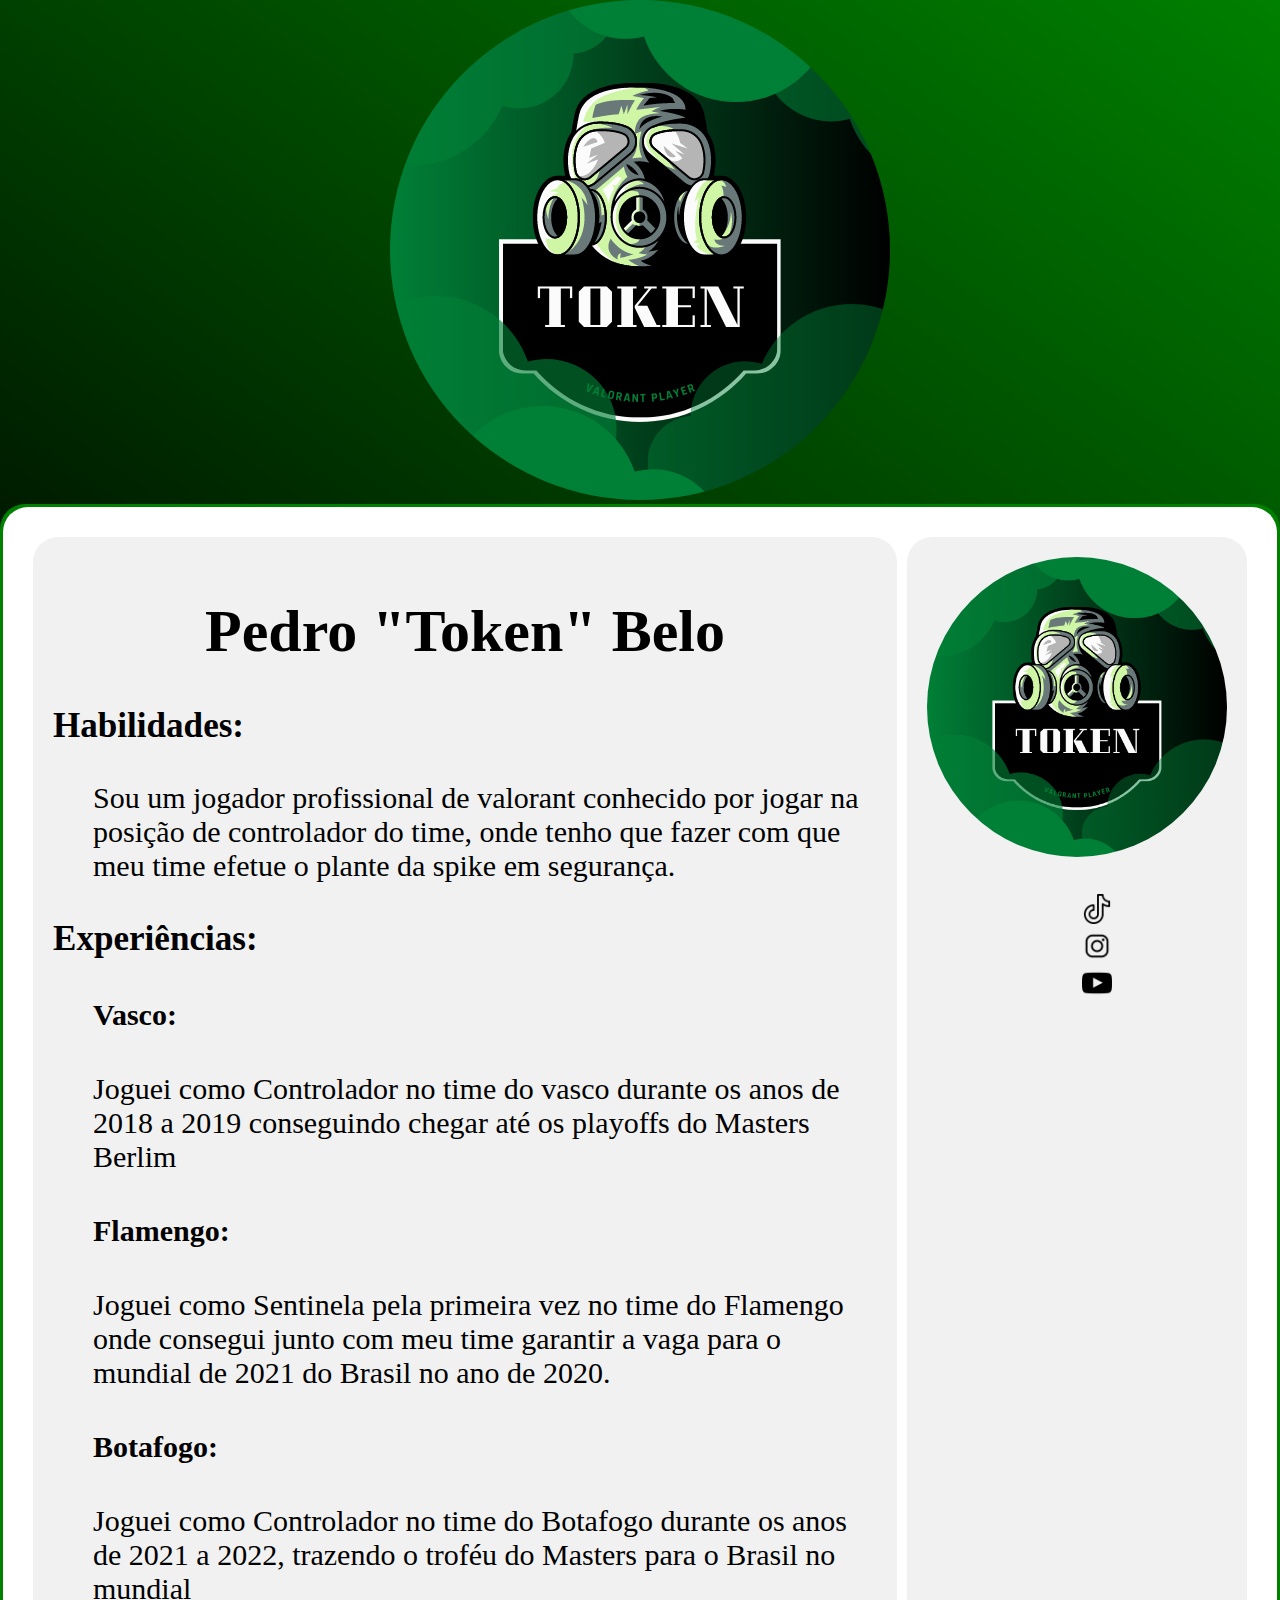
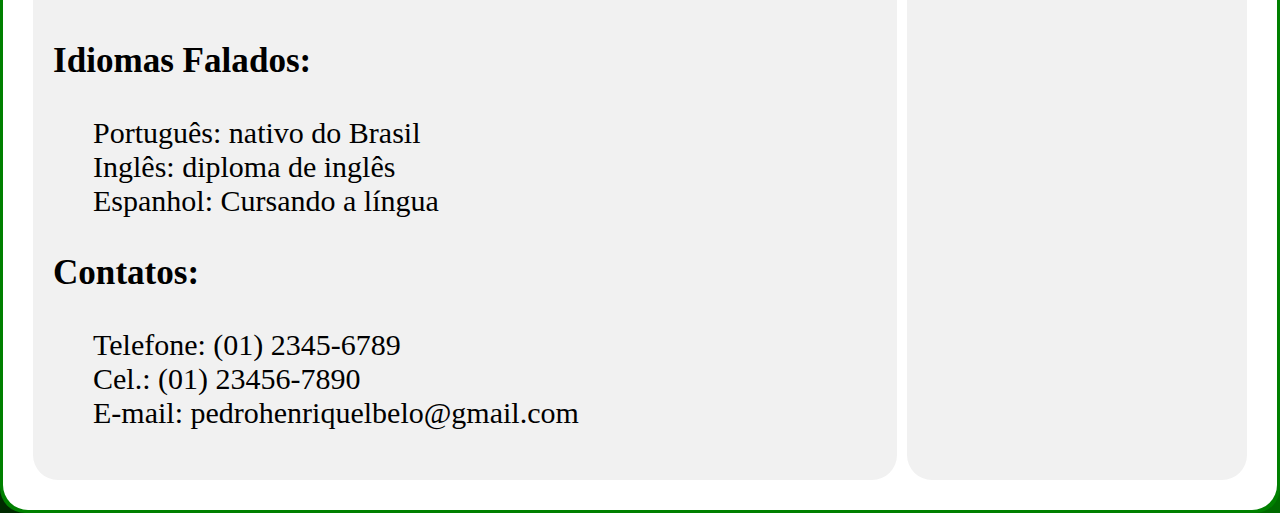
<file: index.html>
<!DOCTYPE html>
<html lang="pt-br">

<head>
  <meta charset="utf-8">
  <meta name="viewport" content="width=device-width">
  <title>Curriculo Belo</title>
<link href="style.css" rel="stylesheet" type="text/css"/>

</head>

<body class="back">

<div id="gasmask" class="img">
<img src="Logotipo.png" class="img2" alt="Minha Logo">
</div>

  <div id="containerverde" class="grid-container">
    
  <div id="gridbranca" class="grid-item item1">
    
  <div id="containerbranco" class="grid-containerr">

  <div id="esquerda" class="grid-item2 item12">
 <h1 class="center">Pedro "Token" Belo</h1>
    
  <div id="listas">
  <h3>Habilidades:</h3>
    <ul>
<li style="list-style: none;">Sou um jogador profissional de valorant conhecido por jogar na posição de controlador do time, onde tenho que fazer com que meu time efetue o plante da spike em segurança.</li></ul>
    
  <h3>Experiências:</h3>
    <ul>
      <li><h4>Vasco:</h4></li>
<li>Joguei como Controlador no time do vasco durante os anos de 2018 a 2019 conseguindo chegar até os playoffs do Masters Berlim
</li>
      <li><h4>Flamengo:</h4></li>
<li>Joguei como Sentinela pela primeira vez no time do Flamengo onde consegui junto com meu time garantir a vaga para o mundial de 2021 do Brasil no ano de 2020.
</li>
      <li><h4>Botafogo:</h4></li>
<li>Joguei como Controlador no time do Botafogo durante os anos de 2021 a 2022, trazendo o troféu do Masters para o Brasil no mundial
</li>
    </ul>

  <h3>Idiomas Falados:</h3>
    <ul>
      <li style="list-style: none;">
    Português: nativo do Brasil </li>
      <li style="list-style: none;">
    Inglês: diploma de inglês  </li>
      <li style="list-style: none;">
    Espanhol: Cursando a língua </li>

    </ul>

  <h3>Contatos:</h3>
    <ul>
      <li style="list-style: none;">
        Telefone: (01) 2345-6789
      </li>
      
      <li style="list-style: none;">
        Cel.: (01) 23456-7890
      </li>
      
      <li style="list-style: none;">
        E-mail: pedrohenriquelbelo@gmail.com
      </li>
    </ul>
   </div></div>
  <div id="direita" class="grid-item2 item22">
    
    <img src="Logotipo.png" class="img3" alt="Minha Logo">

<ul>
  <li><a href="https://www.tiktok.com/@itsnottoken?lang=pt-BR"><img src="tiktok.png" alt="" class="icone"></a></li>
  
  <li><a href="#"><img src="instagram.png" alt="" class="icone"></a></li>

  <li><a href="https://www.youtube.com/channel/UCA_C300hCUGTFUXJmTvExxg/videos"><img src="youtube.png" alt="" class="icone"></a></li>

</ul>

      </div>
    
    </div>
  </div>
</div>

</body>
</html>
</file>
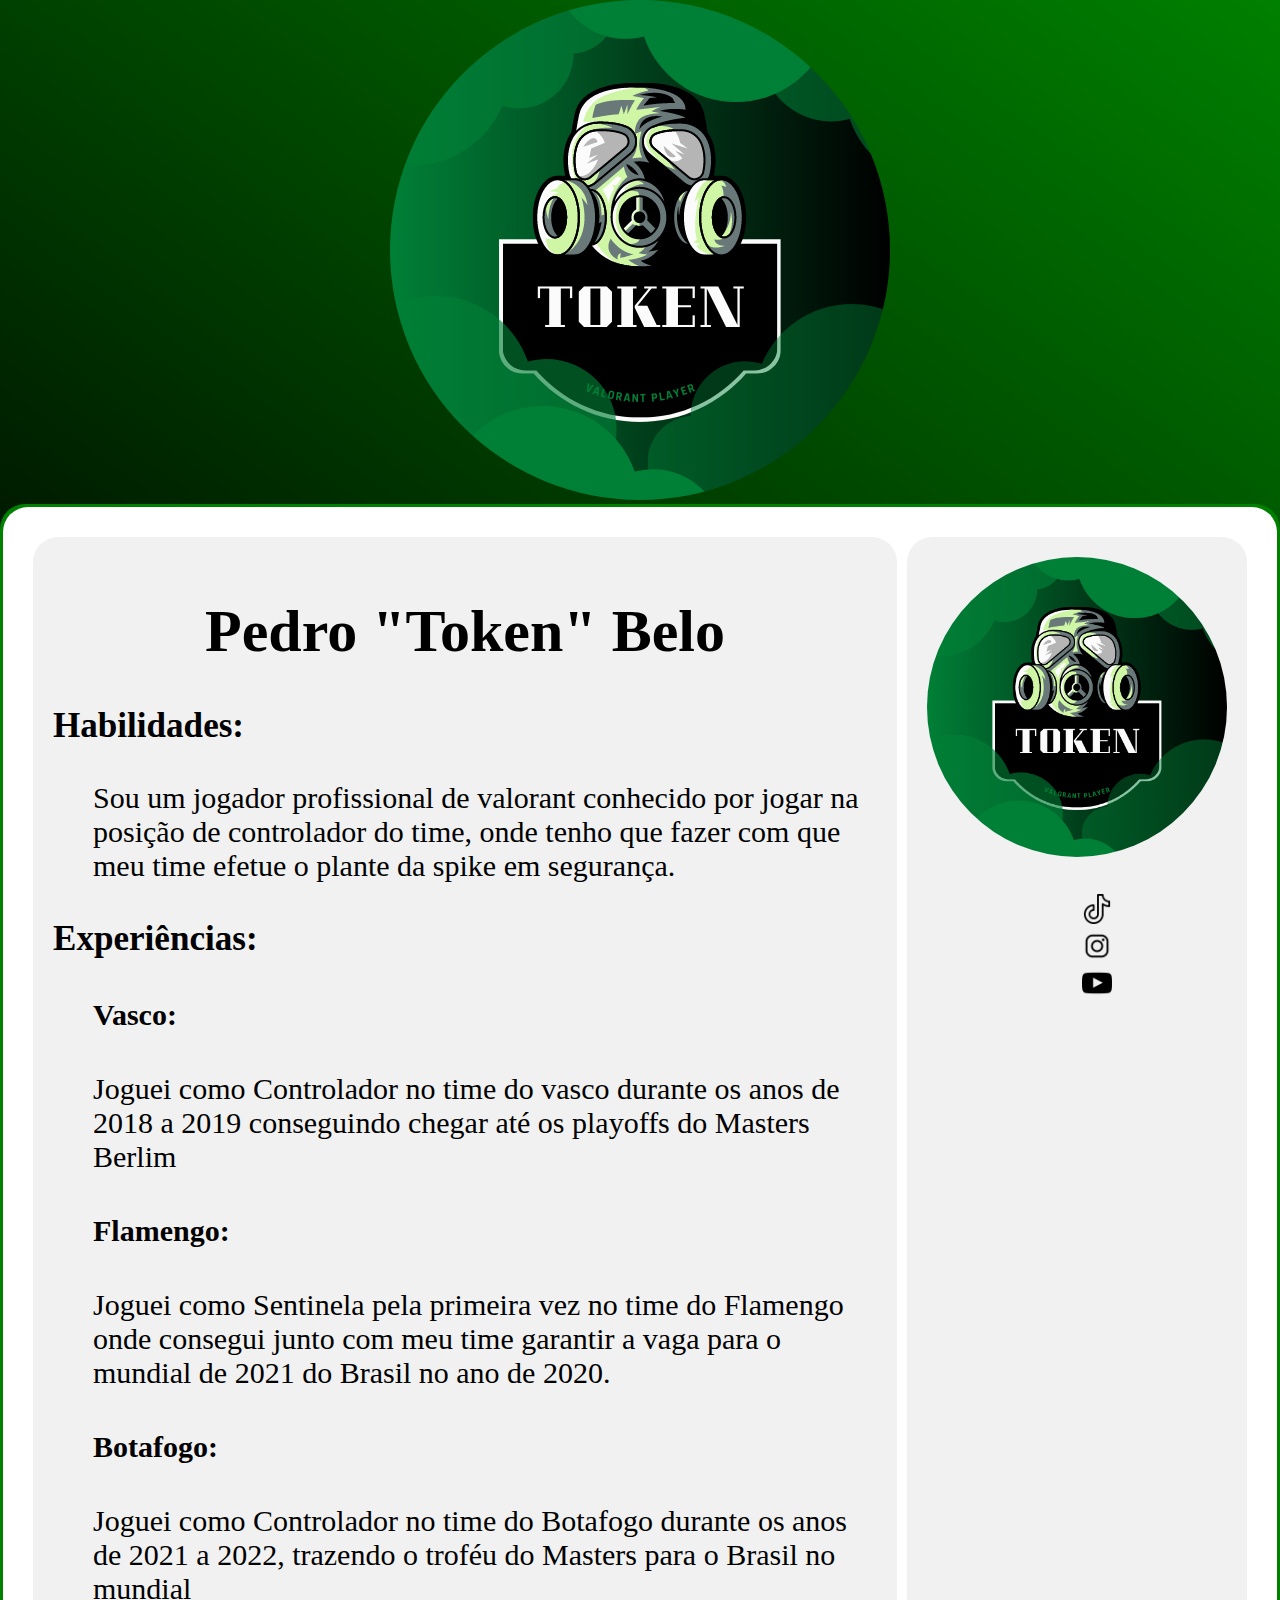
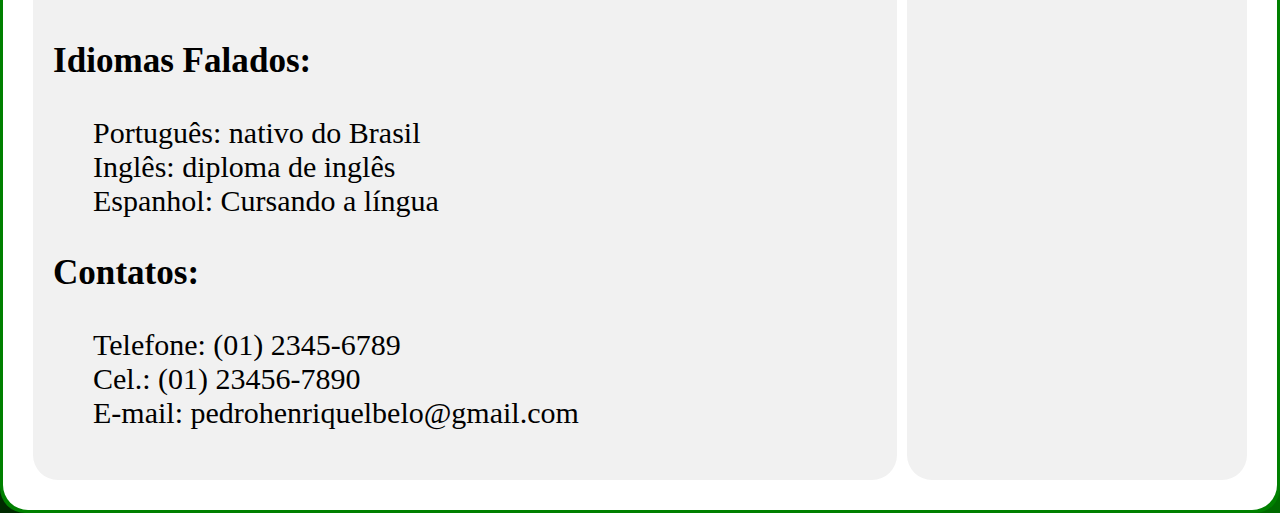
<file: UVV/index.html>
<!DOCTYPE html>
<html lang="pt-br">
  
<head>
  <meta charset="utf-8">
  <meta name="viewport" content="width=device-width">
  <title>Curriculo Belo</title>
<link href="style.css" rel="stylesheet" type="text/css"/>

</head>

<body class="back">

<div id="gasmask" class="img">
<img src="Logotipo.png" class="img2" alt="Minha Logo">
</div>

  <div id="containerverde" class="grid-container">
    
  <div id="gridbranca" class="grid-item item1">
    
  <div id="containerbranco" class="grid-containerr">

  <div id="esquerda" class="grid-item2 item12">
 <h1 class="center">Pedro "Token" Belo</h1>
    
  <div id="listas">
  <h3>Habilidades:</h3>
    <ul>
<li style="list-style: none;">Sou um jogador profissional de valorant conhecido por jogar na posição de controlador do time, onde tenho que fazer com que meu time efetue o plante da spike em segurança.</li></ul>
    
  <h3>Experiências:</h3>
    <ul>
      <li><h4>Vasco:</h4></li>
<li>Joguei como Controlador no time do vasco durante os anos de 2018 a 2019 conseguindo chegar até os playoffs do Masters Berlim
</li>
      <li><h4>Flamengo:</h4></li>
<li>Joguei como Sentinela pela primeira vez no time do Flamengo onde consegui junto com meu time garantir a vaga para o mundial de 2021 do Brasil no ano de 2020.
</li>
      <li><h4>Botafogo:</h4></li>
<li>Joguei como Controlador no time do Botafogo durante os anos de 2021 a 2022, trazendo o troféu do Masters para o Brasil no mundial
</li>
    </ul>

  <h3>Idiomas Falados:</h3>
    <ul>
      <li style="list-style: none;">
    Português: nativo do Brasil </li>
      <li style="list-style: none;">
    Inglês: diploma de inglês  </li>
      <li style="list-style: none;">
    Espanhol: Cursando a língua </li>

    </ul>

  <h3>Contatos:</h3>
    <ul>
      <li style="list-style: none;">
        Telefone: (01) 2345-6789
      </li>
      
      <li style="list-style: none;">
        Cel.: (01) 23456-7890
      </li>
      
      <li style="list-style: none;">
        E-mail: pedrohenriquelbelo@gmail.com
      </li>
    </ul>
   </div></div>
  <div id="direita" class="grid-item2 item22">
    
    <img src="Logotipo.png" class="img3" alt="Minha Logo">

<ul>
  <li><a href="https://www.tiktok.com/@itsnottoken?lang=pt-BR"><img src="tiktok.png" alt="" class="icone"></a></li>
  
  <li><a href="#"><img src="instagram.png" alt="" class="icone"></a></li>

  <li><a href="https://www.youtube.com/channel/UCA_C300hCUGTFUXJmTvExxg/videos"><img src="youtube.png" alt="" class="icone"></a></li>

</ul>

      </div>
    
    </div>
  </div>
</div>

</body>
</html>
</file>
<file: style.css>
.back {
    margin: 0;
  padding: 0;
  height: 100vh;
  width: 100vw;
  background-image: linear-gradient(to bottom left, green, black);
}
.img {
  text-align: center;
}
.img2 {
  border-radius: 300px;
}
.img3 {
  height: 300px;
  width: 300px;
  text-align: center;
  border-radius: 300px;
  text-align: center;
}
.icone {
height: 30px;
width: 30px;

}

li {
  list-style-type: none;
}


.grid-container {
  display: grid;
  gap: 2px;
  background-color: green;
  padding: 3px;
  border-radius: 25px;
}

.center {
  text-align: center;
}


.grid-item {
  background-color: white;
  padding: 20px;
  font-size: 30px;
  border-radius: 25px;
}

.item1 {
  grid-column: 1 / span 2;
  grid-row: 1;
}



.grid-containerr {
  display: grid;
  gap: 10px;
  background-color: white;
  padding: 10px;
  border-radius: 25px;
}

.grid-item2 {
  background-color: #f1f1f1;
  padding: 20px;
  font-size: 30px;
  border-radius: 25px;
}

.item12 {
  grid-column: 1 / span 2;
  grid-row: 1 / span 2;
}

.item22 {
  grid-column: 3;
  grid-row: 1 / span 2;
  text-align: center;
}
</file>
<file: UVV/style.css>
.back {
    margin: 0;
  padding: 0;
  height: 100vh;
  width: 100vw;
  background-image: linear-gradient(to bottom left, green, black);
}
.img {
  text-align: center;
}
.img2 {
  border-radius: 300px;
}
.img3 {
  height: 300px;
  width: 300px;
  text-align: center;
  border-radius: 300px;
  text-align: center;
}
.icone {
height: 30px;
width: 30px;

}

li {
  list-style-type: none;
}


.grid-container {
  display: grid;
  gap: 2px;
  background-color: green;
  padding: 3px;
  border-radius: 25px;
}

.center {
  text-align: center;
}


.grid-item {
  background-color: white;
  padding: 20px;
  font-size: 30px;
  border-radius: 25px;
}

.item1 {
  grid-column: 1 / span 2;
  grid-row: 1;
}



.grid-containerr {
  display: grid;
  gap: 10px;
  background-color: white;
  padding: 10px;
  border-radius: 25px;
}

.grid-item2 {
  background-color: #f1f1f1;
  padding: 20px;
  font-size: 30px;
  border-radius: 25px;
}

.item12 {
  grid-column: 1 / span 2;
  grid-row: 1 / span 2;
}

.item22 {
  grid-column: 3;
  grid-row: 1 / span 2;
  text-align: center;
}
</file>
